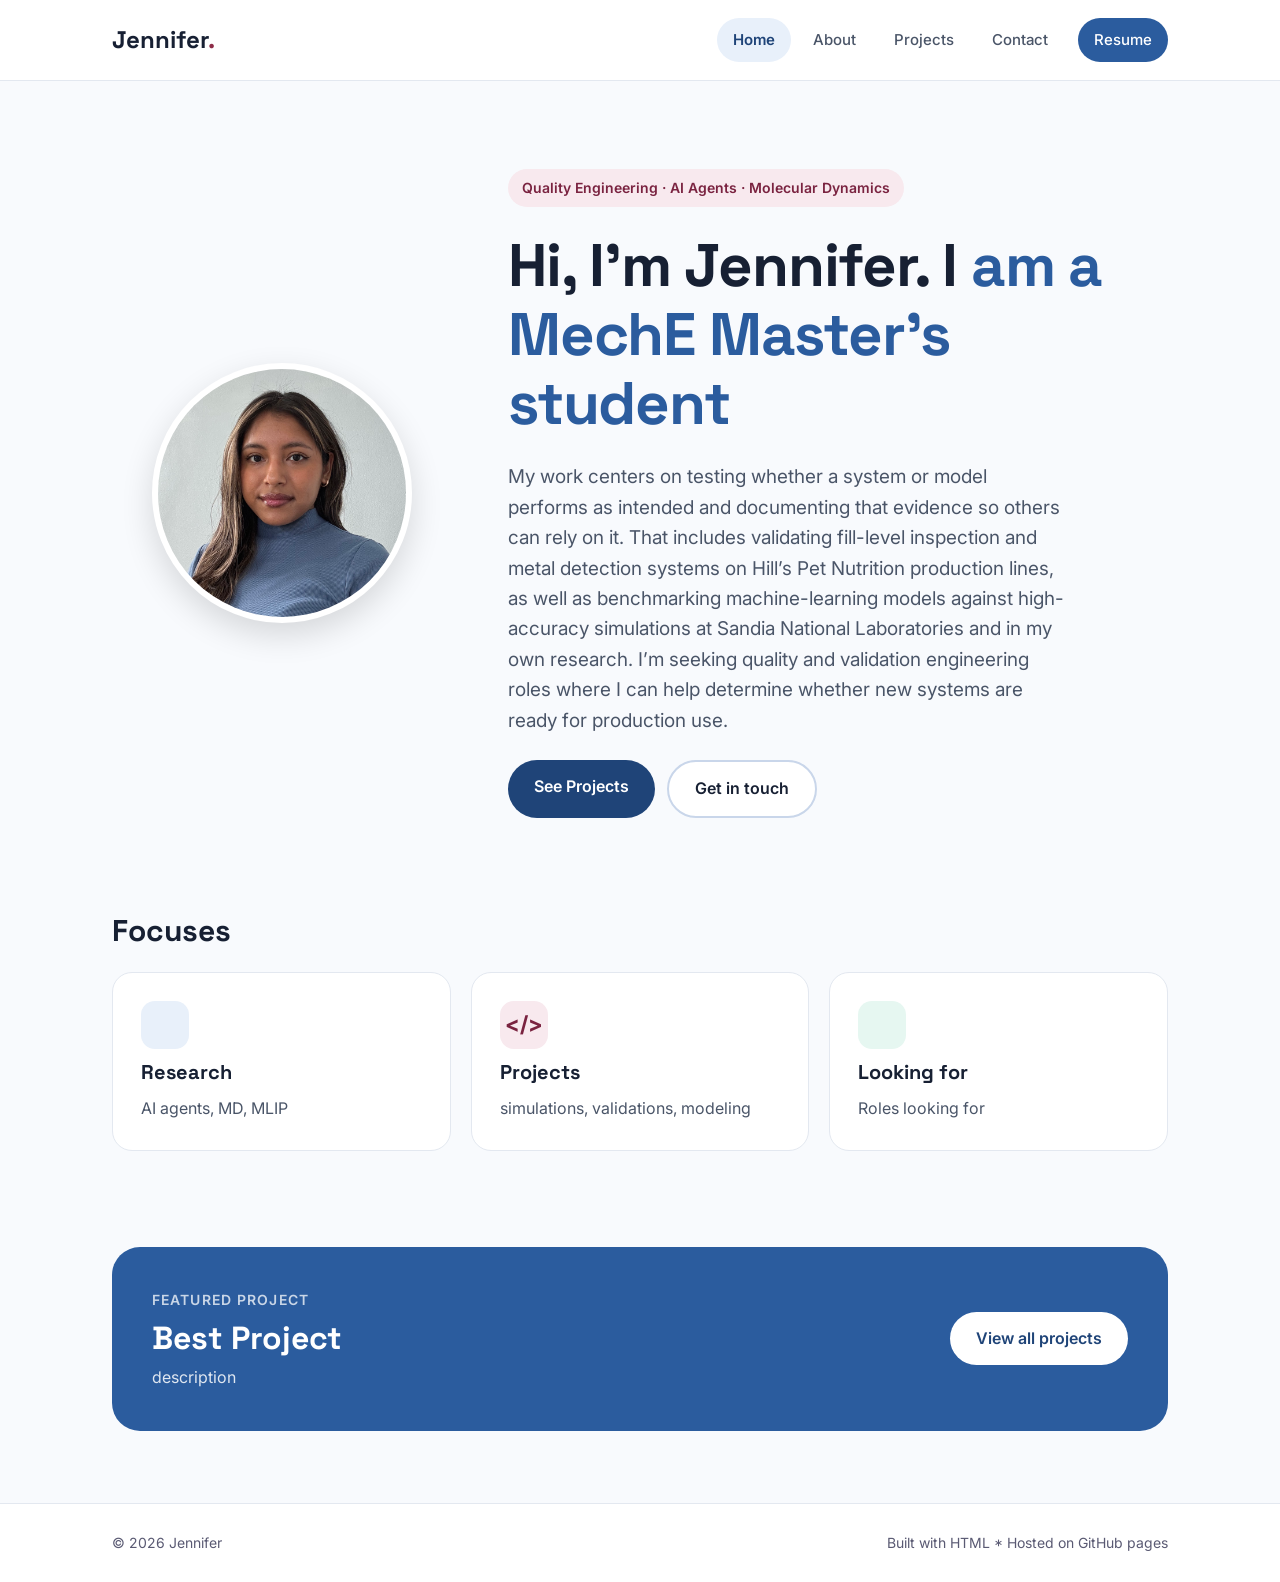
<file: index.html>
<!DOCTYPE html>
<html lang="en">
  <head>
    <meta charset="UTF-8">
    <meta name="viewport" content = "width=device-width, initial-scale=1.0">
    <title>Jennifer | Portfolio</title>

    <link rel="preconnect" href="https://fonts.googleapis.com">
    <link rel="preconnect" href="https://fonts.gstatic.com" crossorigin>
    <link href="https://fonts.googleapis.com/css2?family=Inter:wght@400;500;600&family=Space+Grotesk:wght@500;700&display=swap" rel="stylesheet">

    <link rel="stylesheet" href="style.css">
  </head>

  <body>
    <!-- navigation -->
    <header class="site-header">
      <nav class="nav container" aria-label="Main">
        <a href="index.html" class="logo">Jennifer<span>.</span></a>

        <button class="nav-toggle" aria-label="Open menu" aria-expanded="false">
          <span></span>
          <span></span>
          <span></span>
        </button>

        <div class="nav-links">
          <a href="index.html" class="active" aria-current="page">Home</a>
          <a href="about.html">About</a>
          <a href="projects.html">Projects</a>
          <a href="contact.html">Contact</a>
          <a href="files/J_GonzalesPasion_Resume_Sept2026.pdf" target="_blank" rel="noopener" class="btn btn-primary btn-small">Resume</a>
        </div>
      </nav>
    </header>

    <main>
      <!-- introduction -->
      <section class="intro container">
        <div class="intro-text">
          <span class="pill pill-coral">Quality Engineering &middot; AI Agents &middot; Molecular Dynamics</span>
          <h1>Hi, I'm Jennifer. I <span class="highlight">am a MechE Master's student</span></h1>
          <p class="lead">
            My work centers on testing whether a system or model performs as intended and documenting that evidence so others can rely on it. That includes validating fill-level inspection and metal detection systems on Hill’s Pet Nutrition production lines, as well as benchmarking machine-learning models against high-accuracy simulations at Sandia National Laboratories and in my own research. I’m seeking quality and validation engineering roles where I can help determine whether new systems are ready for production use.
          </p>

          <div class="button-row">
            <a href="projects.html" class="btn btn-primary">See Projects</a>
            <a href="contact.html" class="btn btn-outline">Get in touch</a>
          </div>
        </div>

        <div class="intro-art">
          <div class="shape shape-circle" aria-hidden="true"></div>
          <div class="shape shape-square" aria-hidden="true"></div>
          <div class="shape shape-dot" aria-hidden="true"></div>
          <div class="photo">
            <img src = "images/photo.jpeg" alt="Photo of Jennifer">
          </div>
        </div>

      </section>

      <!-- cards -->
      <section class="container section">
        <h2>Focuses</h2>
        <div class="card-grid">
          <div class="card fade-in">
            <div class="icon icon-indigo" aria-hidden="true"></div>
            <h3>Research</h3>
            <p>AI agents, MD, MLIP</p>
          </div>
          <div class="card fade-in">
            <div class="icon icon-coral" aria-hidden="true">&lt;/&gt;</div>
            <h3>Projects</h3>
            <p>simulations, validations, modeling</p>
          </div>
          <div class="card fade-in">
            <div class="icon icon-mint" aria-hidden="true"></div>
            <h3>Looking for</h3>
            <p>Roles looking for</p>
          </div>
        </div>
      </section>

      <!--- featured projects -->
      <section class="container section">
        <div class="feature fade-in">
          <div>
            <span class="eyebrow">Featured Project</span>
            <h2>Best Project</h2>
            <p>description</p>
          </div>
          <a href="projects.html" class="btn btn-white"> View all projects</a>
        </div>
      </section>

      <!-- foot notes-->
       <footer class="site-footer">
        <div class="container footer-inner">
          <span>© <span id="year"></span> Jennifer</span>
          <span>Built with HTML * Hosted on GitHub pages</span>
        </div>
       </footer>

    </main>

    <script src="app.js"></script>
  </body>
</html>
</file>
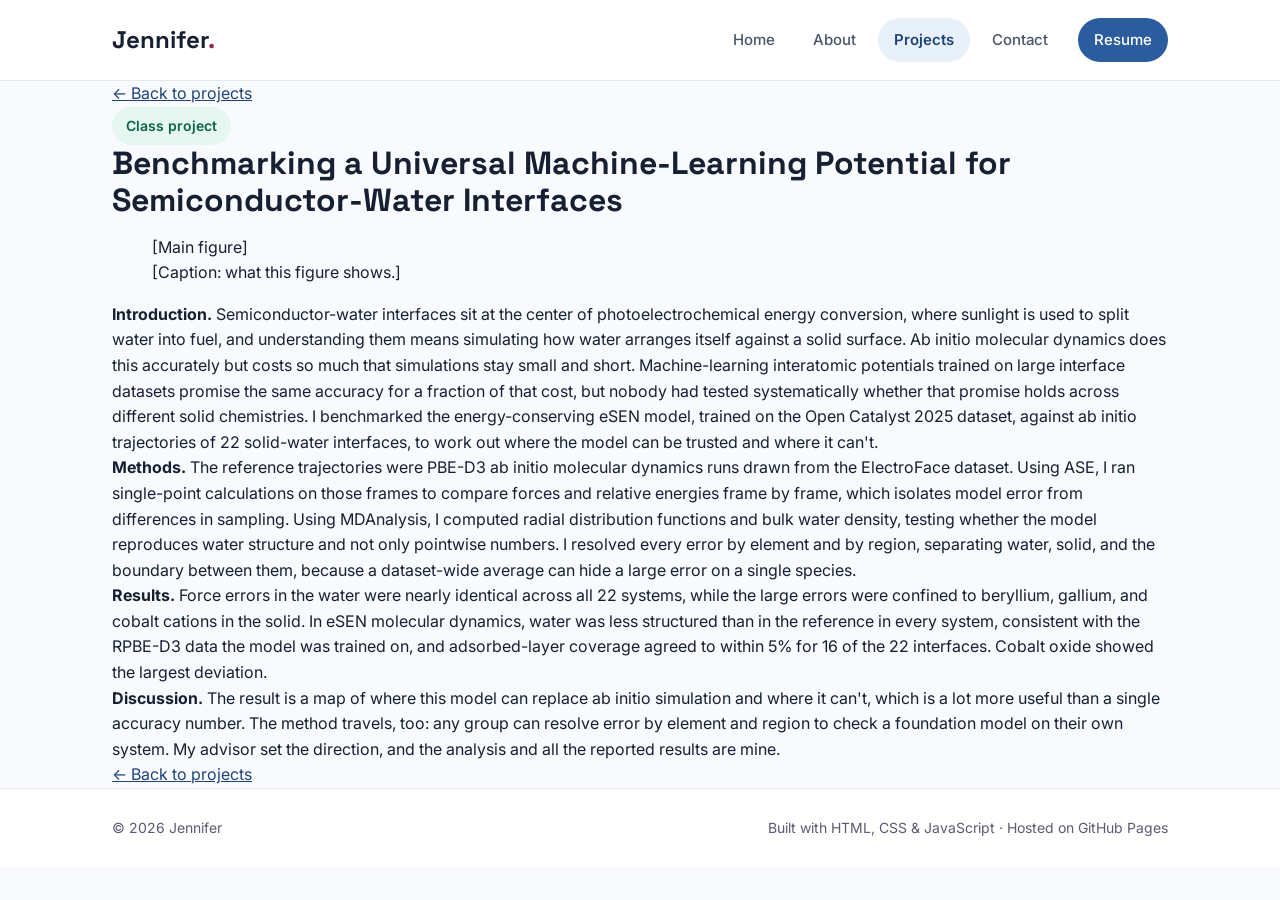
<file: benchmarkingmlip.html>
<!DOCTYPE html>
<html lang="en">
<head>
  <meta charset="UTF-8">
  <meta name="viewport" content="width=device-width, initial-scale=1.0">
  <title>Senior Design | Jennifer</title>

  <link rel="preconnect" href="https://fonts.googleapis.com">
  <link rel="preconnect" href="https://fonts.gstatic.com" crossorigin>
  <link href="https://fonts.googleapis.com/css2?family=Inter:wght@400;500;600&family=Space+Grotesk:wght@500;700&display=swap" rel="stylesheet">

  <link rel="stylesheet" href="style.css">
</head>
<body>

  <!-- navigation -->
  <header class="site-header">
    <nav class="nav container" aria-label="Main">
      <a href="index.html" class="logo">Jennifer<span>.</span></a>

      <button class="nav-toggle" aria-label="Open menu" aria-expanded="false">
        <span></span>
        <span></span>
        <span></span>
      </button>

      <div class="nav-links">
        <a href="index.html">Home</a>
        <a href="about.html">About</a>
        <a href="projects.html" class="active">Projects</a>
        <a href="contact.html">Contact</a>
        <a href="files/jennifer-resume.pdf" target="_blank" rel="noopener" class="btn btn-primary btn-small">Resume</a>
      </div>
    </nav>
  </header>

  <main class="container project-page">

    <a href="projects.html" class="back-link">← Back to projects</a>

    <!-- project header -->
    <header class="project-header">
      <span class="pill pill-mint">Class project</span>
      <h1>Benchmarking a Universal Machine-Learning Potential for Semiconductor-Water Interfaces</h1>
    </header>

    <!-- main figure -->
    <figure class="project-figure">
      <div class="figure-placeholder">[Main figure]</div>
      <figcaption>[Caption: what this figure shows.]</figcaption>
    </figure>

    <!-- description -->
    <article class="project-content">
      <p><strong>Introduction.</strong> Semiconductor-water interfaces sit at the center of photoelectrochemical energy conversion, where sunlight is used to split water into fuel, and understanding them means simulating how water arranges itself against a solid surface. Ab initio molecular dynamics does this accurately but costs so much that simulations stay small and short. Machine-learning interatomic potentials trained on large interface datasets promise the same accuracy for a fraction of that cost, but nobody had tested systematically whether that promise holds across different solid chemistries. I benchmarked the energy-conserving eSEN model, trained on the Open Catalyst 2025 dataset, against ab initio trajectories of 22 solid-water interfaces, to work out where the model can be trusted and where it can't.</p>

      <p><strong>Methods.</strong> The reference trajectories were PBE-D3 ab initio molecular dynamics runs drawn from the ElectroFace dataset. Using ASE, I ran single-point calculations on those frames to compare forces and relative energies frame by frame, which isolates model error from differences in sampling. Using MDAnalysis, I computed radial distribution functions and bulk water density, testing whether the model reproduces water structure and not only pointwise numbers. I resolved every error by element and by region, separating water, solid, and the boundary between them, because a dataset-wide average can hide a large error on a single species.</p>

      <p><strong>Results.</strong> Force errors in the water were nearly identical across all 22 systems, while the large errors were confined to beryllium, gallium, and cobalt cations in the solid. In eSEN molecular dynamics, water was less structured than in the reference in every system, consistent with the RPBE-D3 data the model was trained on, and adsorbed-layer coverage agreed to within 5% for 16 of the 22 interfaces. Cobalt oxide showed the largest deviation.</p>

      <p><strong>Discussion.</strong> The result is a map of where this model can replace ab initio simulation and where it can't, which is a lot more useful than a single accuracy number. The method travels, too: any group can resolve error by element and region to check a foundation model on their own system. My advisor set the direction, and the analysis and all the reported results are mine.</p>
    </article>

    <a href="projects.html" class="back-link">← Back to projects</a>

  </main>

  <!-- footer -->
  <footer class="site-footer">
    <div class="container footer-inner">
      <span>© <span id="year"></span> Jennifer</span>
      <span>Built with HTML, CSS &amp; JavaScript · Hosted on GitHub Pages</span>
    </div>
  </footer>

  <script src="app.js"></script>
</body>
</html>
</file>
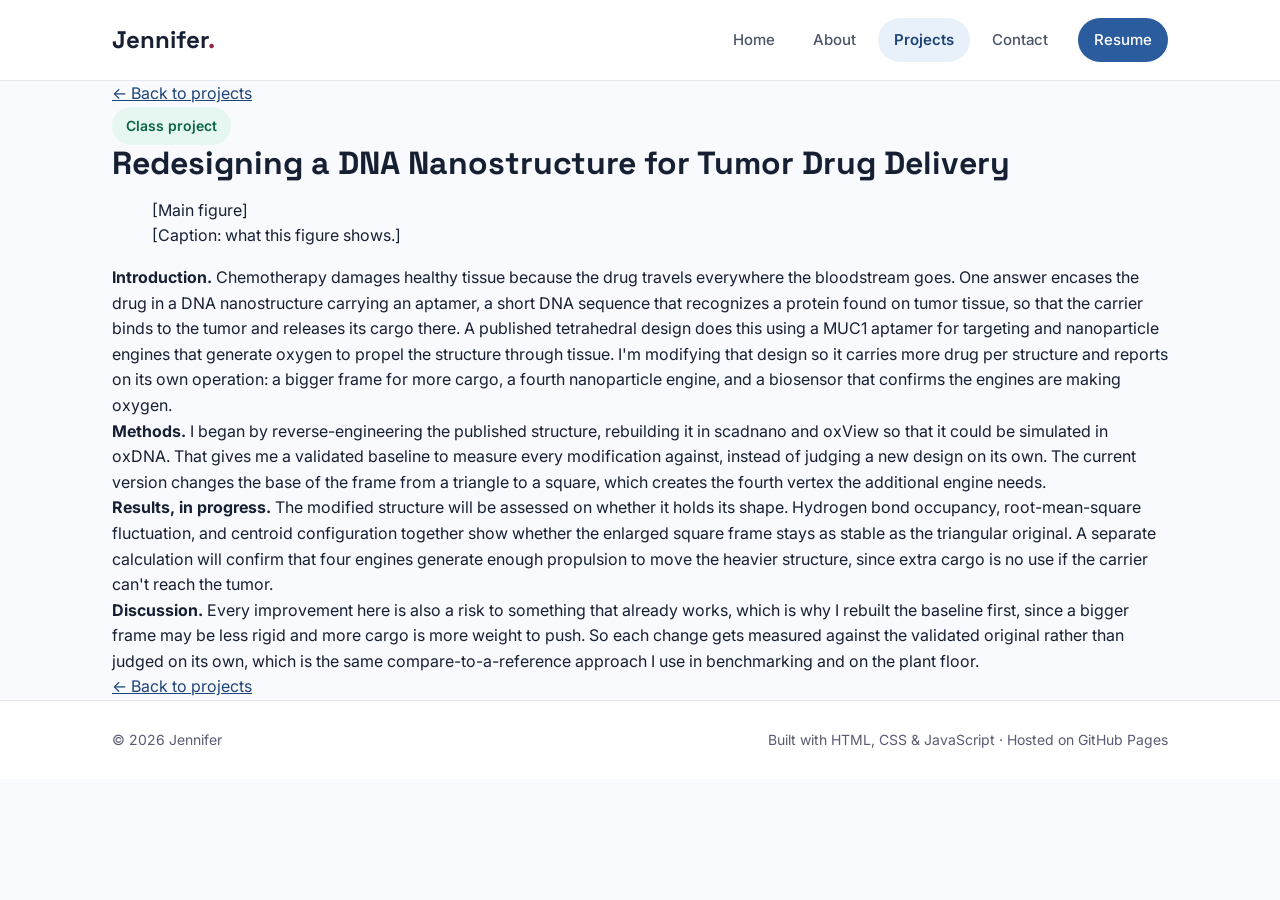
<file: dnananostructure.html>
<!DOCTYPE html>
<html lang="en">
<head>
  <meta charset="UTF-8">
  <meta name="viewport" content="width=device-width, initial-scale=1.0">
  <title>Senior Design | Jennifer</title>

  <link rel="preconnect" href="https://fonts.googleapis.com">
  <link rel="preconnect" href="https://fonts.gstatic.com" crossorigin>
  <link href="https://fonts.googleapis.com/css2?family=Inter:wght@400;500;600&family=Space+Grotesk:wght@500;700&display=swap" rel="stylesheet">

  <link rel="stylesheet" href="style.css">
</head>
<body>

  <!-- navigation -->
  <header class="site-header">
    <nav class="nav container" aria-label="Main">
      <a href="index.html" class="logo">Jennifer<span>.</span></a>

      <button class="nav-toggle" aria-label="Open menu" aria-expanded="false">
        <span></span>
        <span></span>
        <span></span>
      </button>

      <div class="nav-links">
        <a href="index.html">Home</a>
        <a href="about.html">About</a>
        <a href="projects.html" class="active">Projects</a>
        <a href="contact.html">Contact</a>
        <a href="files/jennifer-resume.pdf" target="_blank" rel="noopener" class="btn btn-primary btn-small">Resume</a>
      </div>
    </nav>
  </header>

  <main class="container project-page">

    <a href="projects.html" class="back-link">← Back to projects</a>

    <!-- project header -->
    <header class="project-header">
      <span class="pill pill-mint">Class project</span>
      <h1>Redesigning a DNA Nanostructure for Tumor Drug Delivery</h1>
    </header>

    <!-- main figure -->
    <figure class="project-figure">
      <div class="figure-placeholder">[Main figure]</div>
      <figcaption>[Caption: what this figure shows.]</figcaption>
    </figure>

    <!-- description -->
    <article class="project-content">
      <p><strong>Introduction.</strong> Chemotherapy damages healthy tissue because the drug travels everywhere the bloodstream goes. One answer encases the drug in a DNA nanostructure carrying an aptamer, a short DNA sequence that recognizes a protein found on tumor tissue, so that the carrier binds to the tumor and releases its cargo there. A published tetrahedral design does this using a MUC1 aptamer for targeting and nanoparticle engines that generate oxygen to propel the structure through tissue. I'm modifying that design so it carries more drug per structure and reports on its own operation: a bigger frame for more cargo, a fourth nanoparticle engine, and a biosensor that confirms the engines are making oxygen.</p>

      <p><strong>Methods.</strong> I began by reverse-engineering the published structure, rebuilding it in scadnano and oxView so that it could be simulated in oxDNA. That gives me a validated baseline to measure every modification against, instead of judging a new design on its own. The current version changes the base of the frame from a triangle to a square, which creates the fourth vertex the additional engine needs.</p>

      <p><strong>Results, in progress.</strong> The modified structure will be assessed on whether it holds its shape. Hydrogen bond occupancy, root-mean-square fluctuation, and centroid configuration together show whether the enlarged square frame stays as stable as the triangular original. A separate calculation will confirm that four engines generate enough propulsion to move the heavier structure, since extra cargo is no use if the carrier can't reach the tumor.</p>

      <p><strong>Discussion.</strong> Every improvement here is also a risk to something that already works, which is why I rebuilt the baseline first, since a bigger frame may be less rigid and more cargo is more weight to push. So each change gets measured against the validated original rather than judged on its own, which is the same compare-to-a-reference approach I use in benchmarking and on the plant floor.</p>
    </article>

    <a href="projects.html" class="back-link">← Back to projects</a>

  </main>

  <!-- footer -->
  <footer class="site-footer">
    <div class="container footer-inner">
      <span>© <span id="year"></span> Jennifer</span>
      <span>Built with HTML, CSS &amp; JavaScript · Hosted on GitHub Pages</span>
    </div>
  </footer>

  <script src="app.js"></script>
</body>
</html>
</file>
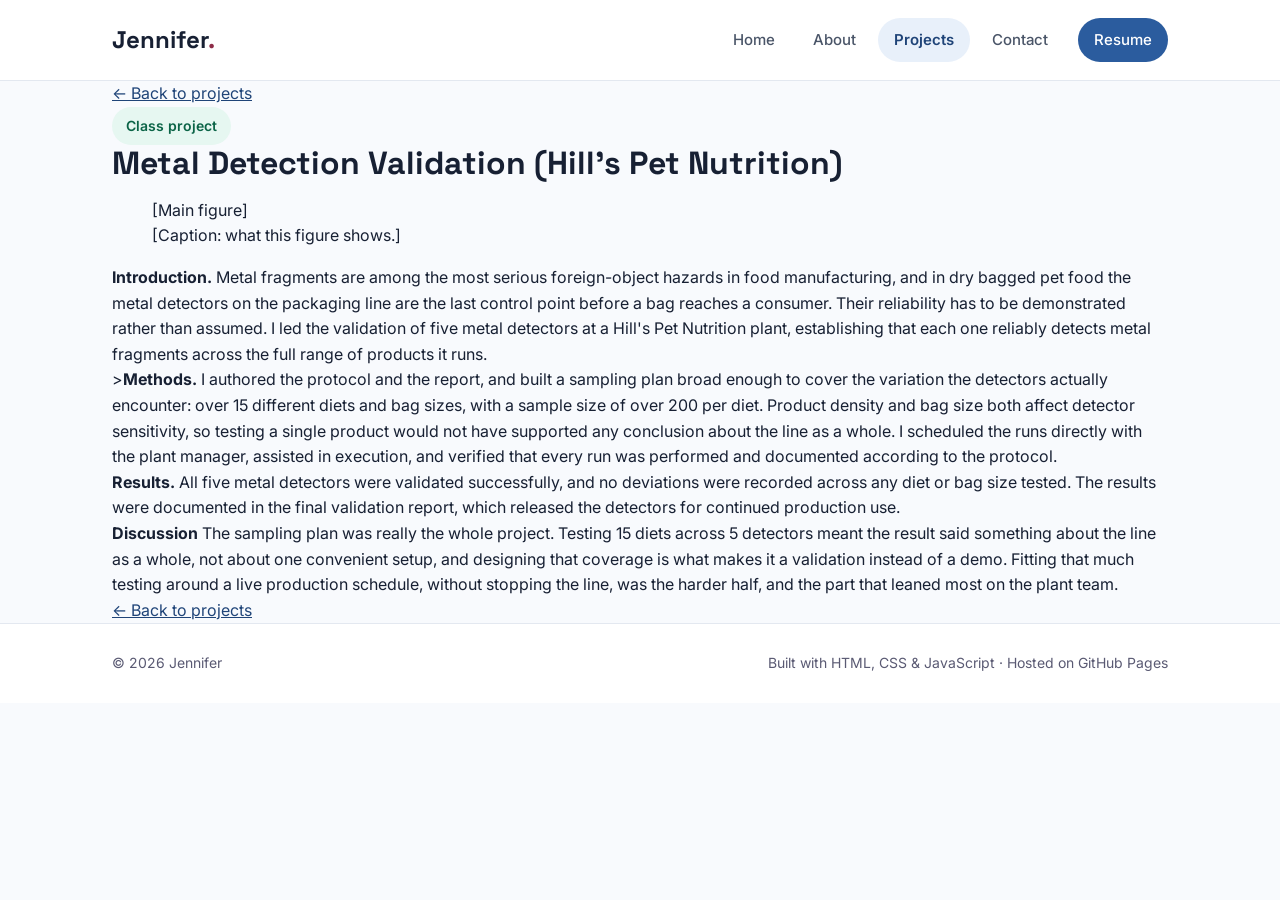
<file: hillsmetal.html>
<!DOCTYPE html>
<html lang="en">
<head>
  <meta charset="UTF-8">
  <meta name="viewport" content="width=device-width, initial-scale=1.0">
  <title>Senior Design | Jennifer</title>

  <link rel="preconnect" href="https://fonts.googleapis.com">
  <link rel="preconnect" href="https://fonts.gstatic.com" crossorigin>
  <link href="https://fonts.googleapis.com/css2?family=Inter:wght@400;500;600&family=Space+Grotesk:wght@500;700&display=swap" rel="stylesheet">

  <link rel="stylesheet" href="style.css">
</head>
<body>

  <!-- navigation -->
  <header class="site-header">
    <nav class="nav container" aria-label="Main">
      <a href="index.html" class="logo">Jennifer<span>.</span></a>

      <button class="nav-toggle" aria-label="Open menu" aria-expanded="false">
        <span></span>
        <span></span>
        <span></span>
      </button>

      <div class="nav-links">
        <a href="index.html">Home</a>
        <a href="about.html">About</a>
        <a href="projects.html" class="active">Projects</a>
        <a href="contact.html">Contact</a>
        <a href="files/jennifer-resume.pdf" target="_blank" rel="noopener" class="btn btn-primary btn-small">Resume</a>
      </div>
    </nav>
  </header>

  <main class="container project-page">

    <a href="projects.html" class="back-link">← Back to projects</a>

    <!-- project header -->
    <header class="project-header">
      <span class="pill pill-mint">Class project</span>
      <h1>Metal Detection Validation (Hill's Pet Nutrition)</h1>
    </header>

    <!-- main figure -->
    <figure class="project-figure">
      <div class="figure-placeholder">[Main figure]</div>
      <figcaption>[Caption: what this figure shows.]</figcaption>
    </figure>

    <!-- description -->
    <article class="project-content">
      <p><strong>Introduction.</strong> Metal fragments are among the most serious foreign-object hazards in food manufacturing, and in dry bagged pet food the metal detectors on the packaging line are the last control point before a bag reaches a consumer. Their reliability has to be demonstrated rather than assumed. I led the validation of five metal detectors at a Hill's Pet Nutrition plant, establishing that each one reliably detects metal fragments across the full range of products it runs.</p>

      <p>><strong>Methods.</strong> I authored the protocol and the report, and built a sampling plan broad enough to cover the variation the detectors actually encounter: over 15 different diets and bag sizes, with a sample size of over 200 per diet. Product density and bag size both affect detector sensitivity, so testing a single product would not have supported any conclusion about the line as a whole. I scheduled the runs directly with the plant manager, assisted in execution, and verified that every run was performed and documented according to the protocol. </p>

      <p><strong>Results.</strong> All five metal detectors were validated successfully, and no deviations were recorded across any diet or bag size tested. The results were documented in the final validation report, which released the detectors for continued production use.</p>

      <p><strong>Discussion</strong> The sampling plan was really the whole project. Testing 15 diets across 5 detectors meant the result said something about the line as a whole, not about one convenient setup, and designing that coverage is what makes it a validation instead of a demo. Fitting that much testing around a live production schedule, without stopping the line, was the harder half, and the part that leaned most on the plant team.</p>
    </article>

    <a href="projects.html" class="back-link">← Back to projects</a>

  </main>

  <!-- footer -->
  <footer class="site-footer">
    <div class="container footer-inner">
      <span>© <span id="year"></span> Jennifer</span>
      <span>Built with HTML, CSS &amp; JavaScript · Hosted on GitHub Pages</span>
    </div>
  </footer>

  <script src="app.js"></script>
</body>
</html>
</file>
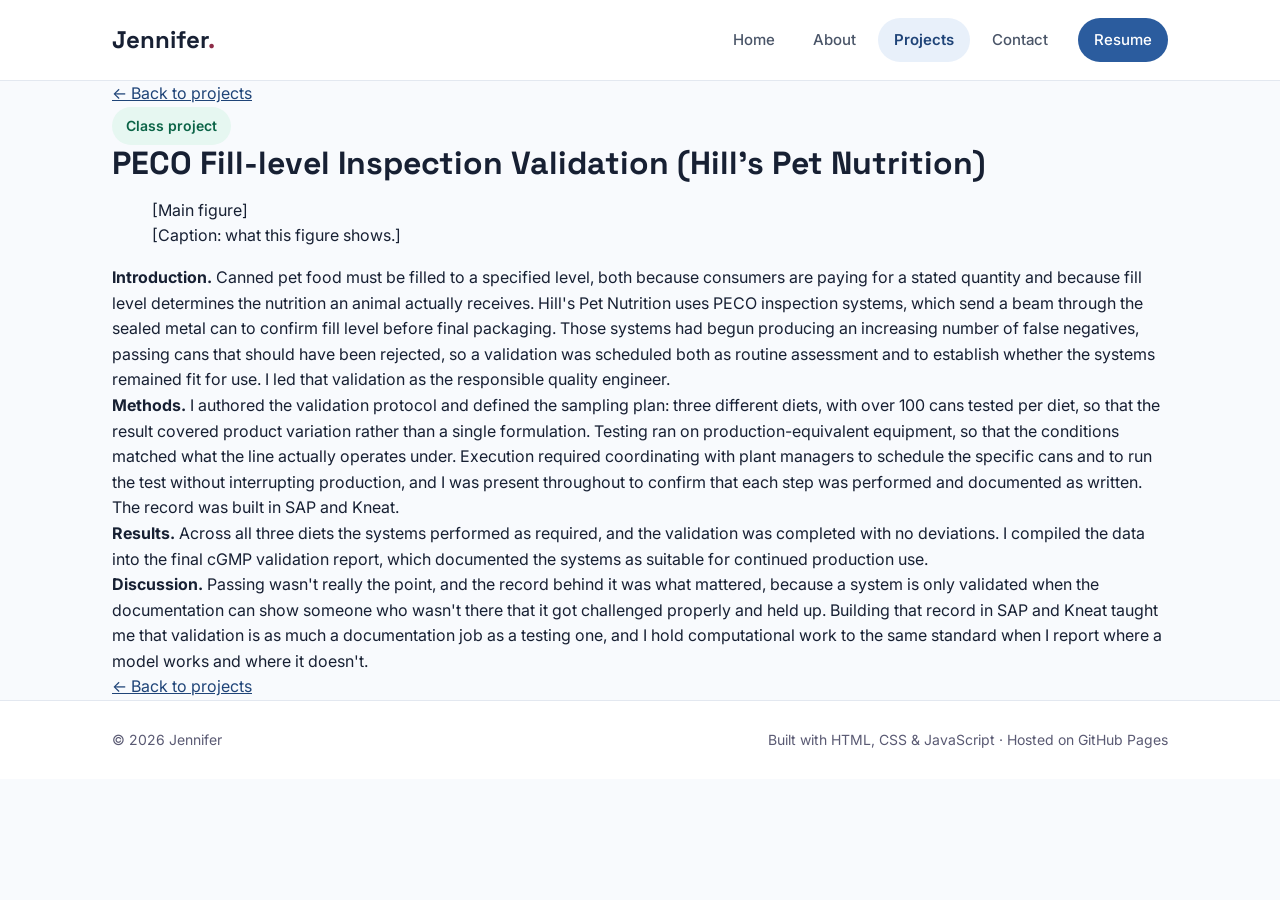
<file: hillspeco.html>
<!DOCTYPE html>
<html lang="en">
<head>
  <meta charset="UTF-8">
  <meta name="viewport" content="width=device-width, initial-scale=1.0">
  <title>Senior Design | Jennifer</title>

  <link rel="preconnect" href="https://fonts.googleapis.com">
  <link rel="preconnect" href="https://fonts.gstatic.com" crossorigin>
  <link href="https://fonts.googleapis.com/css2?family=Inter:wght@400;500;600&family=Space+Grotesk:wght@500;700&display=swap" rel="stylesheet">

  <link rel="stylesheet" href="style.css">
</head>
<body>

  <!-- navigation -->
  <header class="site-header">
    <nav class="nav container" aria-label="Main">
      <a href="index.html" class="logo">Jennifer<span>.</span></a>

      <button class="nav-toggle" aria-label="Open menu" aria-expanded="false">
        <span></span>
        <span></span>
        <span></span>
      </button>

      <div class="nav-links">
        <a href="index.html">Home</a>
        <a href="about.html">About</a>
        <a href="projects.html" class="active">Projects</a>
        <a href="contact.html">Contact</a>
        <a href="files/jennifer-resume.pdf" target="_blank" rel="noopener" class="btn btn-primary btn-small">Resume</a>
      </div>
    </nav>
  </header>

  <main class="container project-page">

    <a href="projects.html" class="back-link">← Back to projects</a>

    <!-- project header -->
    <header class="project-header">
      <span class="pill pill-mint">Class project</span>
      <h1>PECO Fill-level Inspection Validation (Hill's Pet Nutrition)</h1>
    </header>

    <!-- main figure -->
    <figure class="project-figure">
      <div class="figure-placeholder">[Main figure]</div>
      <figcaption>[Caption: what this figure shows.]</figcaption>
    </figure>

    <!-- description -->
    <article class="project-content">
      <p><strong>Introduction.</strong> Canned pet food must be filled to a specified level, both because consumers are paying for a stated quantity and because fill level determines the nutrition an animal actually receives. Hill's Pet Nutrition uses PECO inspection systems, which send a beam through the sealed metal can to confirm fill level before final packaging. Those systems had begun producing an increasing number of false negatives, passing cans that should have been rejected, so a validation was scheduled both as routine assessment and to establish whether the systems remained fit for use. I led that validation as the responsible quality engineer.</p>

      <p><strong>Methods.</strong> I authored the validation protocol and defined the sampling plan: three different diets, with over 100 cans tested per diet, so that the result covered product variation rather than a single formulation. Testing ran on production-equivalent equipment, so that the conditions matched what the line actually operates under. Execution required coordinating with plant managers to schedule the specific cans and to run the test without interrupting production, and I was present throughout to confirm that each step was performed and documented as written. The record was built in SAP and Kneat.</p>

      <p><strong>Results.</strong>  Across all three diets the systems performed as required, and the validation was completed with no deviations. I compiled the data into the final cGMP validation report, which documented the systems as suitable for continued production use.</p>

      <p><strong>Discussion.</strong> Passing wasn't really the point, and the record behind it was what mattered, because a system is only validated when the documentation can show someone who wasn't there that it got challenged properly and held up. Building that record in SAP and Kneat taught me that validation is as much a documentation job as a testing one, and I hold computational work to the same standard when I report where a model works and where it doesn't.</p>
    </article>

    <a href="projects.html" class="back-link">← Back to projects</a>

  </main>

  <!-- footer -->
  <footer class="site-footer">
    <div class="container footer-inner">
      <span>© <span id="year"></span> Jennifer</span>
      <span>Built with HTML, CSS &amp; JavaScript · Hosted on GitHub Pages</span>
    </div>
  </footer>

  <script src="app.js"></script>
</body>
</html>
</file>
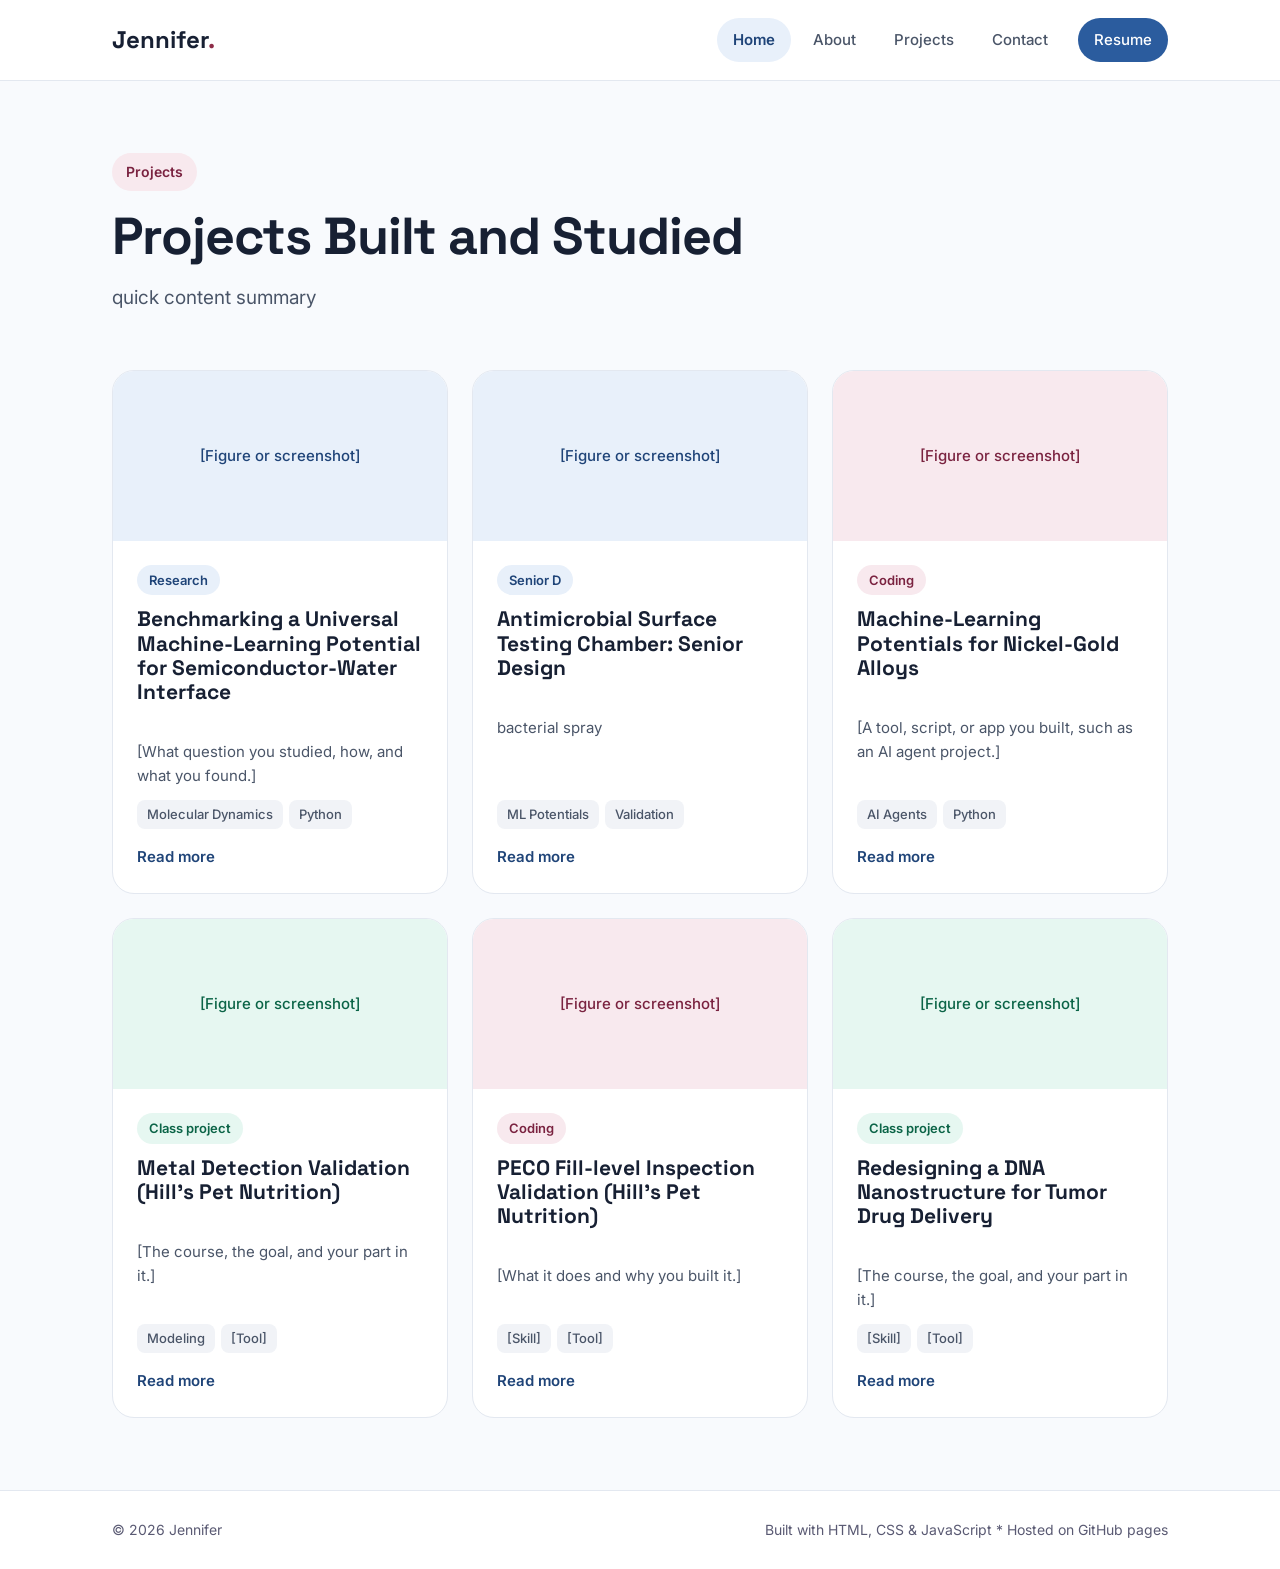
<file: projects.html>
<!DOCTYPE html>
<html lang="en">
  <head>
    <meta charset="UTF-8">
    <meta name="viewport" content = "width=device-width, initial-scale=1.0">
    <title>Projects | Jennifer</title>

    <link rel="preconnect" href="https://fonts.googleapis.com">
    <link rel="preconnect" href="https://fonts.gstatic.com" crossorigin>
    <link href="https://fonts.googleapis.com/css2?family=Inter:wght@400;500;600&family=Space+Grotesk:wght@500;700&display=swap" rel="stylesheet">

    <link rel="stylesheet" href="style.css">
  </head>
  <body>

    <!-- nav -->
    <header class="site-header">
      <nav class="nav container" aria-label="Main">
        <a href="index.html" class="logo">Jennifer<span>.</span></a>

        <button class="nav-toggle" aria-label="Open menu" aria-expanded="false">
          <span></span>
          <span></span>
          <span></span>
        </button>

        <div class="nav-links">
          <a href="index.html" class="active" aria-current="page">Home</a>
          <a href="about.html">About</a>
          <a href="projects.html">Projects</a>
          <a href="contact.html">Contact</a>
          <a href="files/J_GonzalesPasion_Resume_Sept2026.pdf" target="_blank" rel="noopener" class="btn btn-primary btn-small">Resume</a>
        </div>
      </nav>
    </header>

    <main>
        <section class="page-header container">
            <span class="pill pill-coral">Projects</span>
            <h1>Projects Built and Studied</h1>
            <p class="lead">
                quick content summary
            </p>
        </section>
        
    <!-- project cards -->
    <section class="container section">
      <div class="project-grid">

        <article class="project-card" data-category="research">
          <div class="project-thumb">[Figure or screenshot]</div>
          <div class="project-body">
            <span class="pill pill-blue">Research</span>
            <h2>Benchmarking a Universal Machine-Learning Potential for Semiconductor-Water Interface</h2>
            <p>[What question you studied, how, and what you found.]</p>
            <ul class="tag-list">
              <li>Molecular Dynamics</li>
              <li>Python</li>
            </ul>
            <div class="project-links">
              <a href="benchmarkingmlip.html" class="stretched-link">Read more</a>
            </div>
          </div>
        </article>

        <article class="project-card" data-category="research">
          <div class="project-thumb">[Figure or screenshot]</div>
          <div class="project-body">
            <span class="pill pill-blue">Senior D</span>
            <h2>Antimicrobial Surface Testing Chamber: Senior Design</h2>
            <p> bacterial spray</p>
            <ul class="tag-list">
              <li>ML Potentials</li>
              <li>Validation</li>
            </ul>
            <div class="project-links">
              <a href="seniordesign.html" class="stretched-link">Read more</a>
            </div>
          </div>
        </article>

        <article class="project-card" data-category="coding">
          <div class="project-thumb">[Figure or screenshot]</div>
          <div class="project-body">
            <span class="pill pill-coral">Coding</span>
            <h2>Machine-Learning Potentials for Nickel-Gold Alloys</h2>
            <p>[A tool, script, or app you built, such as an AI agent project.]</p>
            <ul class="tag-list">
              <li>AI Agents</li>
              <li>Python</li>
            </ul>
            <div class="project-links">
              <a href="sandiamlip.html" class="stretched-link">Read more</a>
            </div>
          </div>
        </article>

        <article class="project-card" data-category="class">
          <div class="project-thumb">[Figure or screenshot]</div>
          <div class="project-body">
            <span class="pill pill-mint">Class project</span>
            <h2>Metal Detection Validation (Hill's Pet Nutrition)</h2>
            <p>[The course, the goal, and your part in it.]</p>
            <ul class="tag-list">
              <li>Modeling</li>
              <li>[Tool]</li>
            </ul>
            <div class="project-links">
              <a href="hillsmetal.html" class="stretched-link">Read more</a>
            </div>
          </div>
        </article>

        
        <article class="project-card" data-category="coding">
          <div class="project-thumb">[Figure or screenshot]</div>
          <div class="project-body">
            <span class="pill pill-coral">Coding</span>
            <h2>PECO Fill-level Inspection Validation (Hill's Pet Nutrition)</h2>
            <p>[What it does and why you built it.]</p>
            <ul class="tag-list">
              <li>[Skill]</li>
              <li>[Tool]</li>
            </ul>
            <div class="project-links">
              <a href="hillspeco.html" class="stretched-link">Read more</a>
            </div>
          </div>
        </article>

        <article class="project-card" data-category="class">
          <div class="project-thumb">[Figure or screenshot]</div>
          <div class="project-body">
            <span class="pill pill-mint">Class project</span>
            <h2>Redesigning a DNA Nanostructure for Tumor Drug Delivery</h2>
            <p>[The course, the goal, and your part in it.]</p>
            <ul class="tag-list">
              <li>[Skill]</li>
              <li>[Tool]</li>
            </ul>
            <div class="project-links">
              <a href="dnananostructure.html" class="stretched-link">Read more</a>
            </div>
          </div>
        </article>

      </div>
    </section>
    </main>

    <!-- footer-->
    <footer class="site-footer">
        <div class="container footer-inner">
          <span>© <span id="year"></span> Jennifer</span>
          <span>Built with HTML, CSS &amp; JavaScript * Hosted on GitHub pages</span>
        </div>
    </footer>

    <script src = "app.js"></script>
  </body>
</html>
</file>
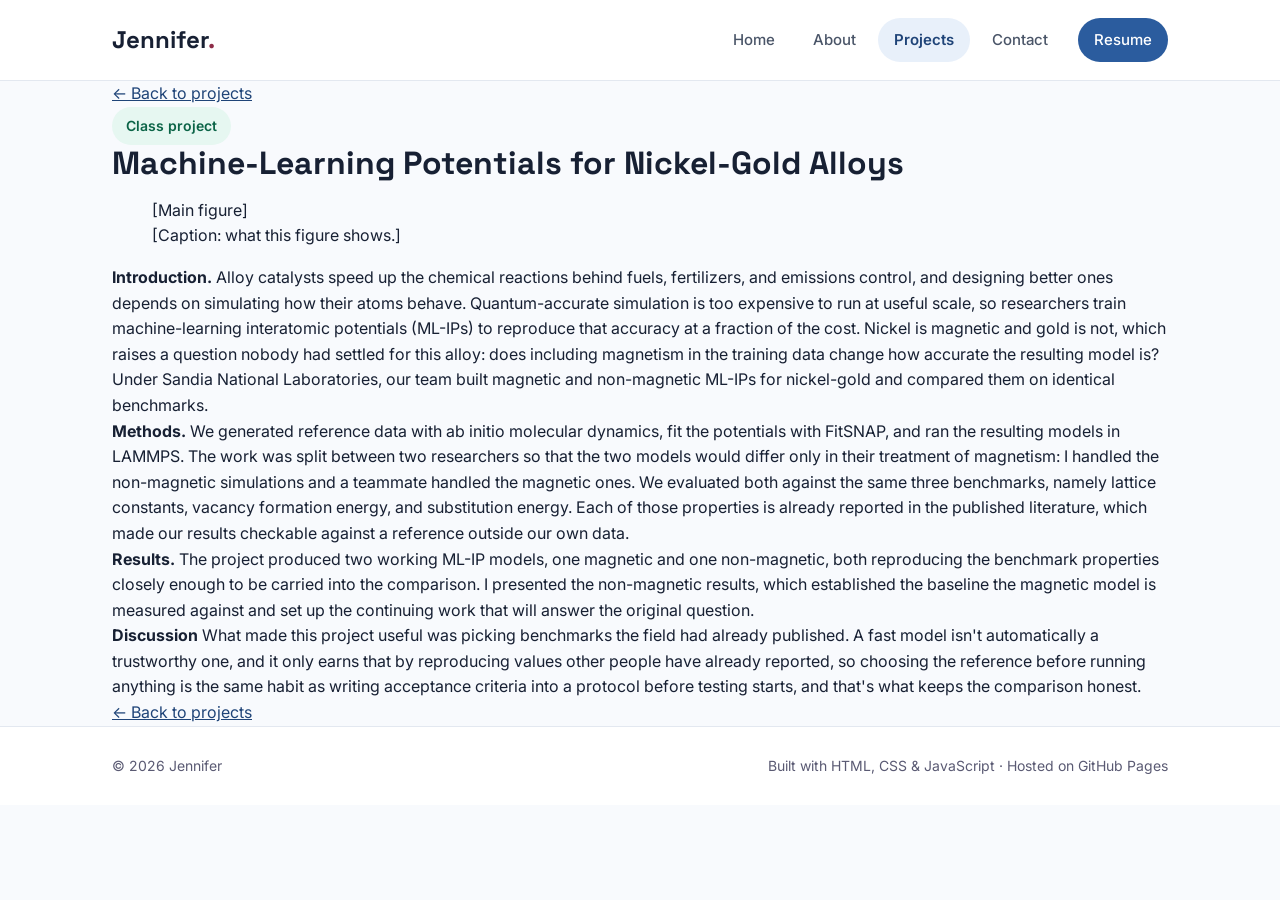
<file: sandiamlip.html>
<!DOCTYPE html>
<html lang="en">
<head>
  <meta charset="UTF-8">
  <meta name="viewport" content="width=device-width, initial-scale=1.0">
  <title>Senior Design | Jennifer</title>

  <link rel="preconnect" href="https://fonts.googleapis.com">
  <link rel="preconnect" href="https://fonts.gstatic.com" crossorigin>
  <link href="https://fonts.googleapis.com/css2?family=Inter:wght@400;500;600&family=Space+Grotesk:wght@500;700&display=swap" rel="stylesheet">

  <link rel="stylesheet" href="style.css">
</head>
<body>

  <!-- navigation -->
  <header class="site-header">
    <nav class="nav container" aria-label="Main">
      <a href="index.html" class="logo">Jennifer<span>.</span></a>

      <button class="nav-toggle" aria-label="Open menu" aria-expanded="false">
        <span></span>
        <span></span>
        <span></span>
      </button>

      <div class="nav-links">
        <a href="index.html">Home</a>
        <a href="about.html">About</a>
        <a href="projects.html" class="active">Projects</a>
        <a href="contact.html">Contact</a>
        <a href="files/jennifer-resume.pdf" target="_blank" rel="noopener" class="btn btn-primary btn-small">Resume</a>
      </div>
    </nav>
  </header>

  <main class="container project-page">

    <a href="projects.html" class="back-link">← Back to projects</a>

    <!-- project header -->
    <header class="project-header">
      <span class="pill pill-mint">Class project</span>
      <h1>Machine-Learning Potentials for Nickel-Gold Alloys</h1>
    </header>

    <!-- main figure -->
    <figure class="project-figure">
      <div class="figure-placeholder">[Main figure]</div>
      <figcaption>[Caption: what this figure shows.]</figcaption>
    </figure>

    <!-- description -->
    <article class="project-content">
      <p><strong>Introduction.</strong> Alloy catalysts speed up the chemical reactions behind fuels, fertilizers, and emissions control, and designing better ones depends on simulating how their atoms behave. Quantum-accurate simulation is too expensive to run at useful scale, so researchers train machine-learning interatomic potentials (ML-IPs) to reproduce that accuracy at a fraction of the cost. Nickel is magnetic and gold is not, which raises a question nobody had settled for this alloy: does including magnetism in the training data change how accurate the resulting model is? Under Sandia National Laboratories, our team built magnetic and non-magnetic ML-IPs for nickel-gold and compared them on identical benchmarks.</p>

      <p><strong>Methods.</strong> We generated reference data with ab initio molecular dynamics, fit the potentials with FitSNAP, and ran the resulting models in LAMMPS. The work was split between two researchers so that the two models would differ only in their treatment of magnetism: I handled the non-magnetic simulations and a teammate handled the magnetic ones. We evaluated both against the same three benchmarks, namely lattice constants, vacancy formation energy, and substitution energy. Each of those properties is already reported in the published literature, which made our results checkable against a reference outside our own data.</p>

      <p><strong>Results.</strong> The project produced two working ML-IP models, one magnetic and one non-magnetic, both reproducing the benchmark properties closely enough to be carried into the comparison. I presented the non-magnetic results, which established the baseline the magnetic model is measured against and set up the continuing work that will answer the original question.</p>

      <p><strong>Discussion</strong> What made this project useful was picking benchmarks the field had already published. A fast model isn't automatically a trustworthy one, and it only earns that by reproducing values other people have already reported, so choosing the reference before running anything is the same habit as writing acceptance criteria into a protocol before testing starts, and that's what keeps the comparison honest.</p>
    </article>

    <a href="projects.html" class="back-link">← Back to projects</a>

  </main>

  <!-- footer -->
  <footer class="site-footer">
    <div class="container footer-inner">
      <span>© <span id="year"></span> Jennifer</span>
      <span>Built with HTML, CSS &amp; JavaScript · Hosted on GitHub Pages</span>
    </div>
  </footer>

  <script src="app.js"></script>
</body>
</html>
</file>
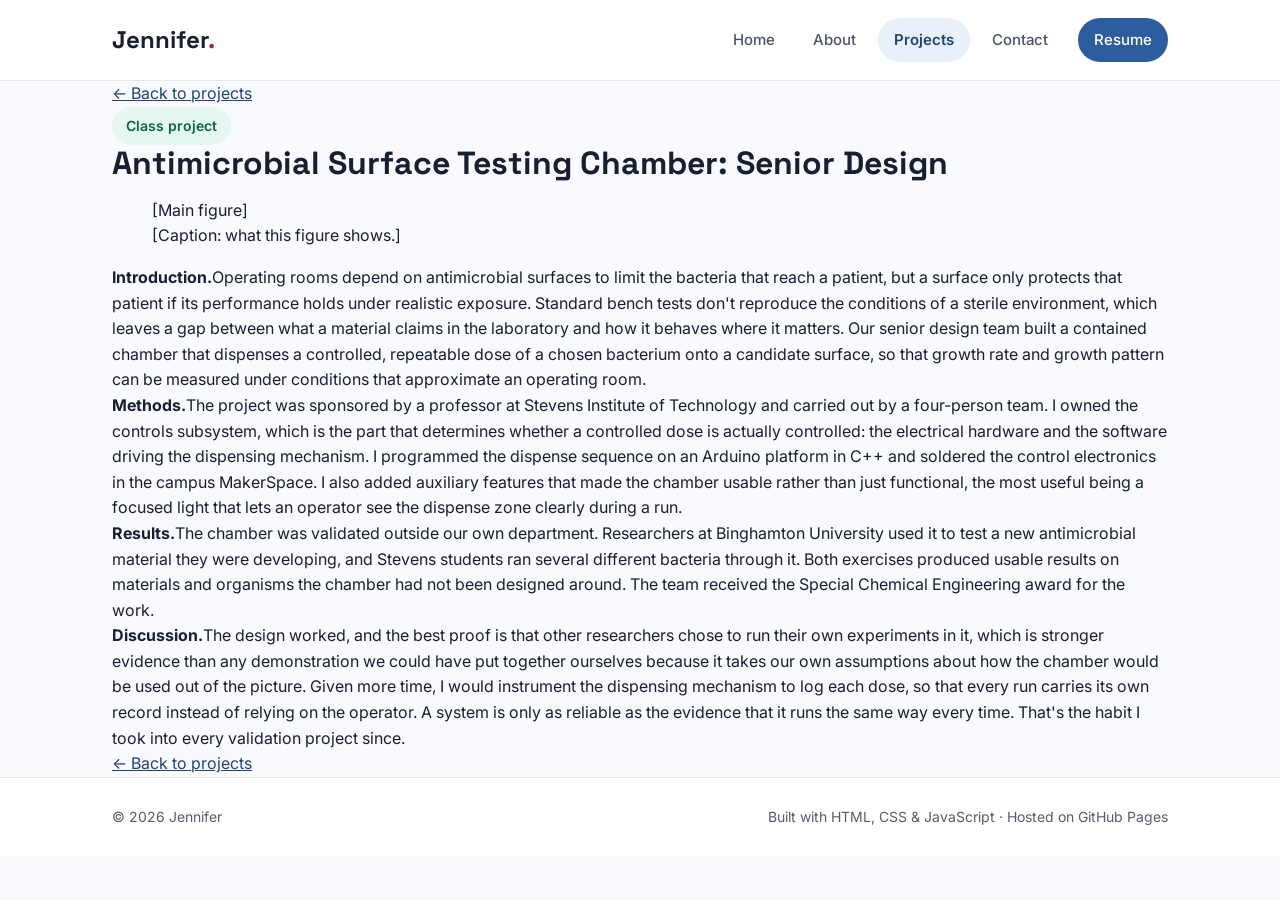
<file: seniordesign.html>
<!DOCTYPE html>
<html lang="en">
<head>
  <meta charset="UTF-8">
  <meta name="viewport" content="width=device-width, initial-scale=1.0">
  <title>Senior Design | Jennifer</title>

  <link rel="preconnect" href="https://fonts.googleapis.com">
  <link rel="preconnect" href="https://fonts.gstatic.com" crossorigin>
  <link href="https://fonts.googleapis.com/css2?family=Inter:wght@400;500;600&family=Space+Grotesk:wght@500;700&display=swap" rel="stylesheet">

  <link rel="stylesheet" href="style.css">
</head>
<body>

  <!-- navigation -->
  <header class="site-header">
    <nav class="nav container" aria-label="Main">
      <a href="index.html" class="logo">Jennifer<span>.</span></a>

      <button class="nav-toggle" aria-label="Open menu" aria-expanded="false">
        <span></span>
        <span></span>
        <span></span>
      </button>

      <div class="nav-links">
        <a href="index.html">Home</a>
        <a href="about.html">About</a>
        <a href="projects.html" class="active">Projects</a>
        <a href="contact.html">Contact</a>
        <a href="files/jennifer-resume.pdf" target="_blank" rel="noopener" class="btn btn-primary btn-small">Resume</a>
      </div>
    </nav>
  </header>

  <main class="container project-page">

    <a href="projects.html" class="back-link">← Back to projects</a>

    <!-- project header -->
    <header class="project-header">
      <span class="pill pill-mint">Class project</span>
      <h1>Antimicrobial Surface Testing Chamber: Senior Design</h1>
    </header>

    <!-- main figure -->
    <figure class="project-figure">
      <div class="figure-placeholder">[Main figure]</div>
      <figcaption>[Caption: what this figure shows.]</figcaption>
    </figure>

    <!-- description -->
    <article class="project-content">
      <p><strong>Introduction.</strong>Operating rooms depend on antimicrobial surfaces to limit the bacteria that reach a patient, but a surface only protects that patient if its performance holds under realistic exposure. Standard bench tests don't reproduce the conditions of a sterile environment, which leaves a gap between what a material claims in the laboratory and how it behaves where it matters. Our senior design team built a contained chamber that dispenses a controlled, repeatable dose of a chosen bacterium onto a candidate surface, so that growth rate and growth pattern can be measured under conditions that approximate an operating room.</p>

      <p><strong>Methods.</strong>The project was sponsored by a professor at Stevens Institute of Technology and carried out by a four-person team. I owned the controls subsystem, which is the part that determines whether a controlled dose is actually controlled: the electrical hardware and the software driving the dispensing mechanism. I programmed the dispense sequence on an Arduino platform in C++ and soldered the control electronics in the campus MakerSpace. I also added auxiliary features that made the chamber usable rather than just functional, the most useful being a focused light that lets an operator see the dispense zone clearly during a run. </p>

      <p><strong>Results.</strong>The chamber was validated outside our own department. Researchers at Binghamton University used it to test a new antimicrobial material they were developing, and Stevens students ran several different bacteria through it. Both exercises produced usable results on materials and organisms the chamber had not been designed around. The team received the Special Chemical Engineering award for the work.</p>

      <p><strong>Discussion.</strong>The design worked, and the best proof is that other researchers chose to run their own experiments in it, which is stronger evidence than any demonstration we could have put together ourselves because it takes our own assumptions about how the chamber would be used out of the picture. Given more time, I would instrument the dispensing mechanism to log each dose, so that every run carries its own record instead of relying on the operator. A system is only as reliable as the evidence that it runs the same way every time. That's the habit I took into every validation project since.</p>
    </article>

    <a href="projects.html" class="back-link">← Back to projects</a>

  </main>

  <!-- footer -->
  <footer class="site-footer">
    <div class="container footer-inner">
      <span>© <span id="year"></span> Jennifer</span>
      <span>Built with HTML, CSS &amp; JavaScript · Hosted on GitHub Pages</span>
    </div>
  </footer>

  <script src="app.js"></script>
</body>
</html>
</file>
<file: style.css>
/* COLORS */

:root {
    --indigo: #2b5c9e;        /* main blue */
    --indigo-dark: #1f4478;
    --indigo-light: #e8f0fa;
    --coral: #8e2c48;         /* wine accent */
    --coral-dark: #7a2340;
    --coral-light: #f8e9ee;
    --mint-dark: #0b6447;
    --mint-light: #e6f7f1;
    --ink: #172033;
    --muted: #4a5568;
    --border: #e3e8f0;
    --background: #f8fafd;
    --outline: #c9d6ea;
}

*{
    box-sizing: border-box;
}

body {
    margin: 0;
    font-family: "Inter", system-ui, sans-serif;
    color: var(--ink);
    background: var(--background);
    line-height: 1.6;
}

h1, h2, h3 {
    font-family: "Space Grotesk", sans-serif;
    line-height: 1.15;
    margin: 0;
}

p{
    margin: 0;
}

a{
    color: var(--indigo-dark);
}

img{
    max-width: 100%;
}

.container{
    max-width: 1120px;
    margin: 0 auto;
    padding: 0 32px;
}

/* NAVIGATION */
.site-header{
    background: white;
    border-bottom: 1px solid var(--border)
}

.nav{
    display: flex;
    align-items: center;
    justify-content: space-between;
    padding-top: 18px;
    padding-bottom: 18px;
}

.logo{
    font-family: "Space Grotesk", sans-serif;
    font-weight: 700;
    font-size: 24px;
    color: var(--ink);
    text-decoration: none;
}

.logo span{
    color: var(--coral)
}

.nav-links {
    display: flex;
    align-items: center;
    gap: 6px;
}

.nav-links a{
    padding: 10px 16px;
    border-radius: 999px;
    color: var(--muted);
    font-weight: 500;
    font-size: 15px;
    text-decoration: none;
}

.nav-links a:hover {
    color: var(--indigo-dark);
}

.nav-links a.active{
    background: var(--indigo-light);
    color: var(--indigo-dark);
    font-weight: 600;
}

/* BUTTONS */
.btn {
    display: inline-block;
    padding: 14px 26px;
    border-radius: 999px;
    font-weight: 600;
    font-size: 16px;
    text-decoration: none;
    transition: transform 0.15s;
}

.btn:hover{
    transform: translateY(-2px);
}
.btn-primary {
    background: var(--indigo-dark);
    color: white;
}

.nav-links a.btn-primary{
    background: var(--indigo);
    color: white;
    margin-left: 8px;
}

.btn-small{
    padding: 10px 20px;
    font-size: 15px;
}

.btn-outline{
    background: white;
    border: 2px solid var(--outline);
    color: var(--ink);
}

.btn-white{
    background: white;
    color: var(--indigo-dark);
}

/* SHARED SPACING */
.section {
    padding-top: 24px;
    padding-bottom: 72px;
}

.section h2{
    font-size: 30px;
    margin-bottom: 24px;
}

.pill{
    display: inline-block;
    padding: 8px 14px;
    border-radius: 999px;
    font-size: 14px;
    font-weight: 600;
}

.pill-coral{
    background: var(--coral-light);
    color: var(--coral-dark);
}

/* INTRO */
.intro {
    display: flex;
    flex-wrap: wrap;
    align-items: center;
    gap: 56px;
    padding-top: 88px;
    padding-bottom: 72px;
}

.intro-text{
    flex: 1 1 480px;
    display: flex;
    flex-direction: column;
    gap: 24px;
}

.intro-text .pill {
    align-self: flex-start;
}

.intro h1{
    font-size: 60px;
    letter-spacing: -0.02em;
}

.highlight{
    color: var(--indigo);
}

.lead{
    font-size: 19px;
    color: var(--muted);
    max-width: 560px;
}

.button-row{
    display: flex;
    flex-wrap: wrap;
    gap: 12px
}

/* PHOTO AND SHAPES */
.intro-art{
    position: relative;
    width: 340px;
    height: 340px;
    margin: 0 auto;
}

.shape{
    position: absolute;
    display: none;
}

.shape-circle{
    left: 0;
    top: 10px;
    width: 220px;
    height: 220px;
    border-radius: 50%;
    background: #ffd8c9;
}

.shape-square{
    right: 0;
    bottom: 0;
    width: 180px;
    border-radius: 32px;
    background: #c9ccff;
    transform: rotate(12deg);
}

.shape-dot{
    right: 24px;
    top: 0;
    width: 64px;
    border-radius: 50%;
    background: #bdebbd;
}

.photo{
    position: absolute;
    left: 40px;
    top: 40px;
    width: 260px;
    height: 260px;
    border-radius: 50%;
    border: 6px solid white;
    background: white;
    box-shadow: 0 12px 32px rgba(0, 0, 0, 0.14);
    display: flex;
    align-items: center;
    justify-content: center;
    color: #6b6b85;
    overflow: hidden;
}

.intro-art{
    order: -1;
}

/* FOCUS CARDS */
.card-grid{
    display: grid;
    grid-template-columns: repeat(auto-fit, minmax(260px, 1fr));
    gap: 20px;
}

.card{
    background: white;
    border: 1px solid var(--border);
    border-radius: 20px;
    padding: 28px;
    display: flex;
    flex-direction: column;
    gap: 12px;
    transition: transform 0.2s, box-shadow 0.2s;
}

.card:hover{
    transform: translateY(-4px);
    box-shadow: 0 12px 28px rgb(0, 0, 0, 0.10);
}

.card h3{
    font-size: 20px;
}

.card p{
    color: var(--muted);
}

/* COLORED SQUARE ICONS */
.icon{
    width: 48px;
    height: 48px;
    border-radius: 14px;
    display: flex;
    align-items: center;
    justify-content: center;
    font-size: 22px;
    font-weight: 700;
}

.icon-indigo{
    background: var(--indigo-light);
    color: var(--indigo);
}

.icon-coral{
    background: var(--coral-light);
    color:var(--coral-dark);
}

.icon-mint{
    background: var(--mint-light);
    color: var(--mint-dark);
}

/* FEATURED PROJECT */
.feature{
    background: var(--indigo);
    color: white;
    border-radius: 28px;
    padding: 40px;
    display: flex;
    flex-wrap: wrap;
    align-items: center;
    justify-content: space-between;
    gap: 24px;
}

.feature h2{
    font-size: 32px;
    margin: 8px 0;
}

.feature p{
    color: rgba(255, 255, 255, 0.85);
    max-width: 560px;
}

.eyebrow{
    font-size: 14px;
    font-weight: 600;
    text-transform: uppercase;
    letter-spacing: 0.08em;
    color: rgba(255, 255, 255, 0.75);
}

/* FOOTER */
.site-footer{
    background: white;
    border-top: 1px solid var(--border);
}

.footer-inner{
    display: flex;
    flex-wrap: wrap;
    justify-content: space-between;
    gap: 12px;
    padding-top: 28px;
    padding-bottom: 28px;
    font-size: 14px;
    color: #5a5a73;
}

/* ===== PHONES & SMALL SCREENS =====
   Everything inside here only applies when the window
   is 700px wide or narrower. */
@media (max-width: 700px) {

    .container {
        padding: 0 20px;          /* less side space on small screens */
    }

    .nav {
        flex-wrap: wrap;          /* links can move below the logo */
        gap: 12px;
    }

    .nav-links {
        flex-wrap: wrap;
    }

    .intro {
        padding-top: 48px;
        gap: 32px;
    }

    .intro h1 {
        font-size: 38px;          /* smaller heading on phones */
    }

    .lead {
        font-size: 17px;
    }

    .feature {
        padding: 28px;
    }

    .feature h2 {
        font-size: 26px;
    }
}

/* FADE IN ANIMATION */
.fade-in{
    opacity: 0;
    translate: 0 24px;
    transition: opacity 0.6s ease, translate 0.6s ease, transform 0.2s, box-shadow 0.2s;
}

.fade-in.visible{
    opacity: 1;
    translate: 0 0;
}

@media (prefers-reduced-motion: reduce) {
    .fade-in {
        opacity: 1;
        translate: 0 0;
        transition: none;
    }
}

/* HAMBURGER */
.nav-toggle{
    display: none;
    flex-direction: column;
    justify-content: center;
    gap: 5px;
    width: 44px;
    height: 44px;
    padding: 10px;
    background: none;
    border: none;
    cursor: pointer;
}

.nav-toggle span{
    display: block;
    height: 2px;
    width: 100%;
    background: var(--ink);
    border-radius: 2px;
    transition: transform 0.2s, opacity 0.2s;
}

@media (max-width: 700px) {
    /* Show the button on phones */
    .nav-toggle {
        display: flex;
    }

    /* Hide the links until the menu is opened */
    .nav-links {
        display: none;
        width: 100%;
        flex-direction: column;
        align-items: stretch;
        gap: 4px;
        padding-top: 8px;
    }

    /* JavaScript adds "open" to show them */
    .nav-links.open {
        display: flex;
    }

    .nav-links a.btn-primary {
        margin-left: 0;
        text-align: center;
    }

    /* Turn the ☰ into an ✕ when open */
    .nav-toggle[aria-expanded="true"] span:nth-child(1) {
        transform: translateY(7px) rotate(45deg);
    }
    .nav-toggle[aria-expanded="true"] span:nth-child(2) {
        opacity: 0;
    }
    .nav-toggle[aria-expanded="true"] span:nth-child(3) {
        transform: translateY(-7px) rotate(-45deg);
    }
}

.photo img{
    width: 100%;
    height: 100%;
    object-fit: cover;
    transform: scale(1.35);
    transform-origin: center 35%;
    translate: -6px 0;
}

/* page header projects */
.page-header{
    display: flex;
    flex-direction: column;
    gap: 16px;
    padding-top: 72px;
    padding-bottom: 32px;
}

.page-header .pill{
    align-self: flex-start;
}

.page-header h1{
    font-size: 52px;
    letter-spacing: -0.02em;
}

/* PILL COLORS
   (If you already added .pill-blue earlier, skip that one.) */
.pill-blue {
    background: var(--indigo-light);
    color: var(--indigo-dark);
}

.pill-mint {
    background: var(--mint-light);
    color: var(--mint-dark);
}

/* PROJECT GRID */
.project-grid {
    display: grid;
    grid-template-columns: repeat(auto-fill, minmax(320px, 1fr));
    gap: 24px;
}

/* PROJECT CARD */
.project-card {
    background: white;
    border: 1px solid var(--border);
    border-radius: 22px;
    overflow: hidden;            /* keeps the image inside the rounded corners */
    display: flex;
    flex-direction: column;
    transition: transform 0.2s, box-shadow 0.2s;
}

.project-card:hover {
    transform: translateY(-4px);
    box-shadow: 0 12px 28px rgba(0, 0, 0, 0.10);
}

/* Image area at the top of each card */
.project-thumb {
    height: 170px;
    display: flex;
    align-items: center;
    justify-content: center;
    font-size: 15px;
    font-weight: 500;
}

.project-thumb img {
    width: 100%;
    height: 100%;
    object-fit: cover;
}

/* Tint the image area by category, using the data-category attribute */
[data-category="research"] .project-thumb {
    background: var(--indigo-light);
    color: var(--indigo-dark);
}

[data-category="coding"] .project-thumb {
    background: var(--coral-light);
    color: var(--coral-dark);
}

[data-category="class"] .project-thumb {
    background: var(--mint-light);
    color: var(--mint-dark);
}

/* Text area of each card */
.project-body {
    padding: 24px;
    display: flex;
    flex-direction: column;
    gap: 12px;
    flex-grow: 1;                /* fills the card so links line up at the bottom */
}

.project-body .pill {
    align-self: flex-start;
    font-size: 13px;
    padding: 5px 12px;
}

.project-body h2 {
    font-size: 21px;
}

.project-body p {
    color: var(--muted);
    font-size: 15px;
    flex-grow: 1;                /* pushes tags and links to the bottom */
}

/* Skill tags: turn the bullet list into small chips */
.tag-list {
    list-style: none;            /* remove the bullet points */
    margin: 0;
    padding: 0;
    display: flex;
    flex-wrap: wrap;
    gap: 6px;
}

.tag-list li {
    padding: 4px 10px;
    border-radius: 8px;
    background: #f1f3f7;
    color: var(--muted);
    font-size: 13px;
    font-weight: 500;
}

/* Links at the bottom of each card */
.project-links {
    display: flex;
    gap: 18px;
    padding-top: 4px;
}

.project-links a {
    font-size: 15px;
    font-weight: 600;
    text-decoration: none;
}

.project-links a:hover {
    text-decoration: underline;
}
</file>
